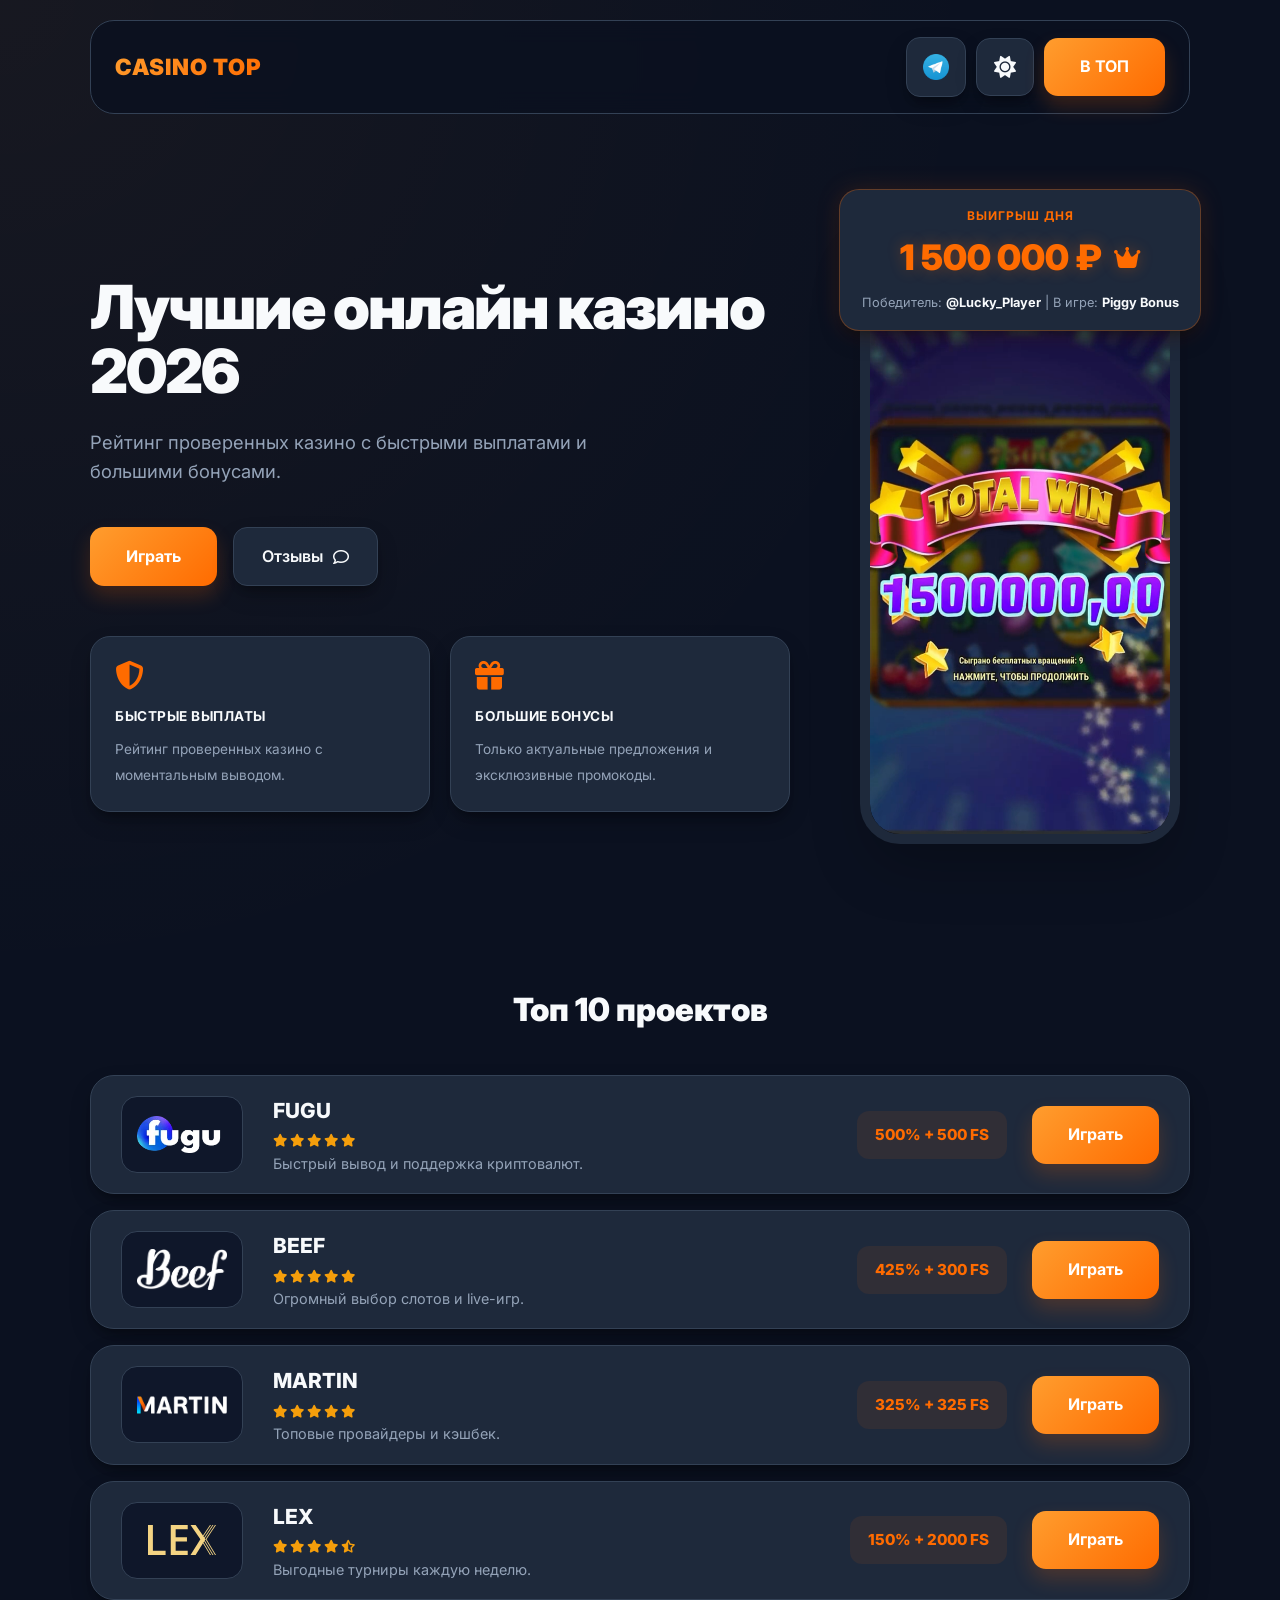
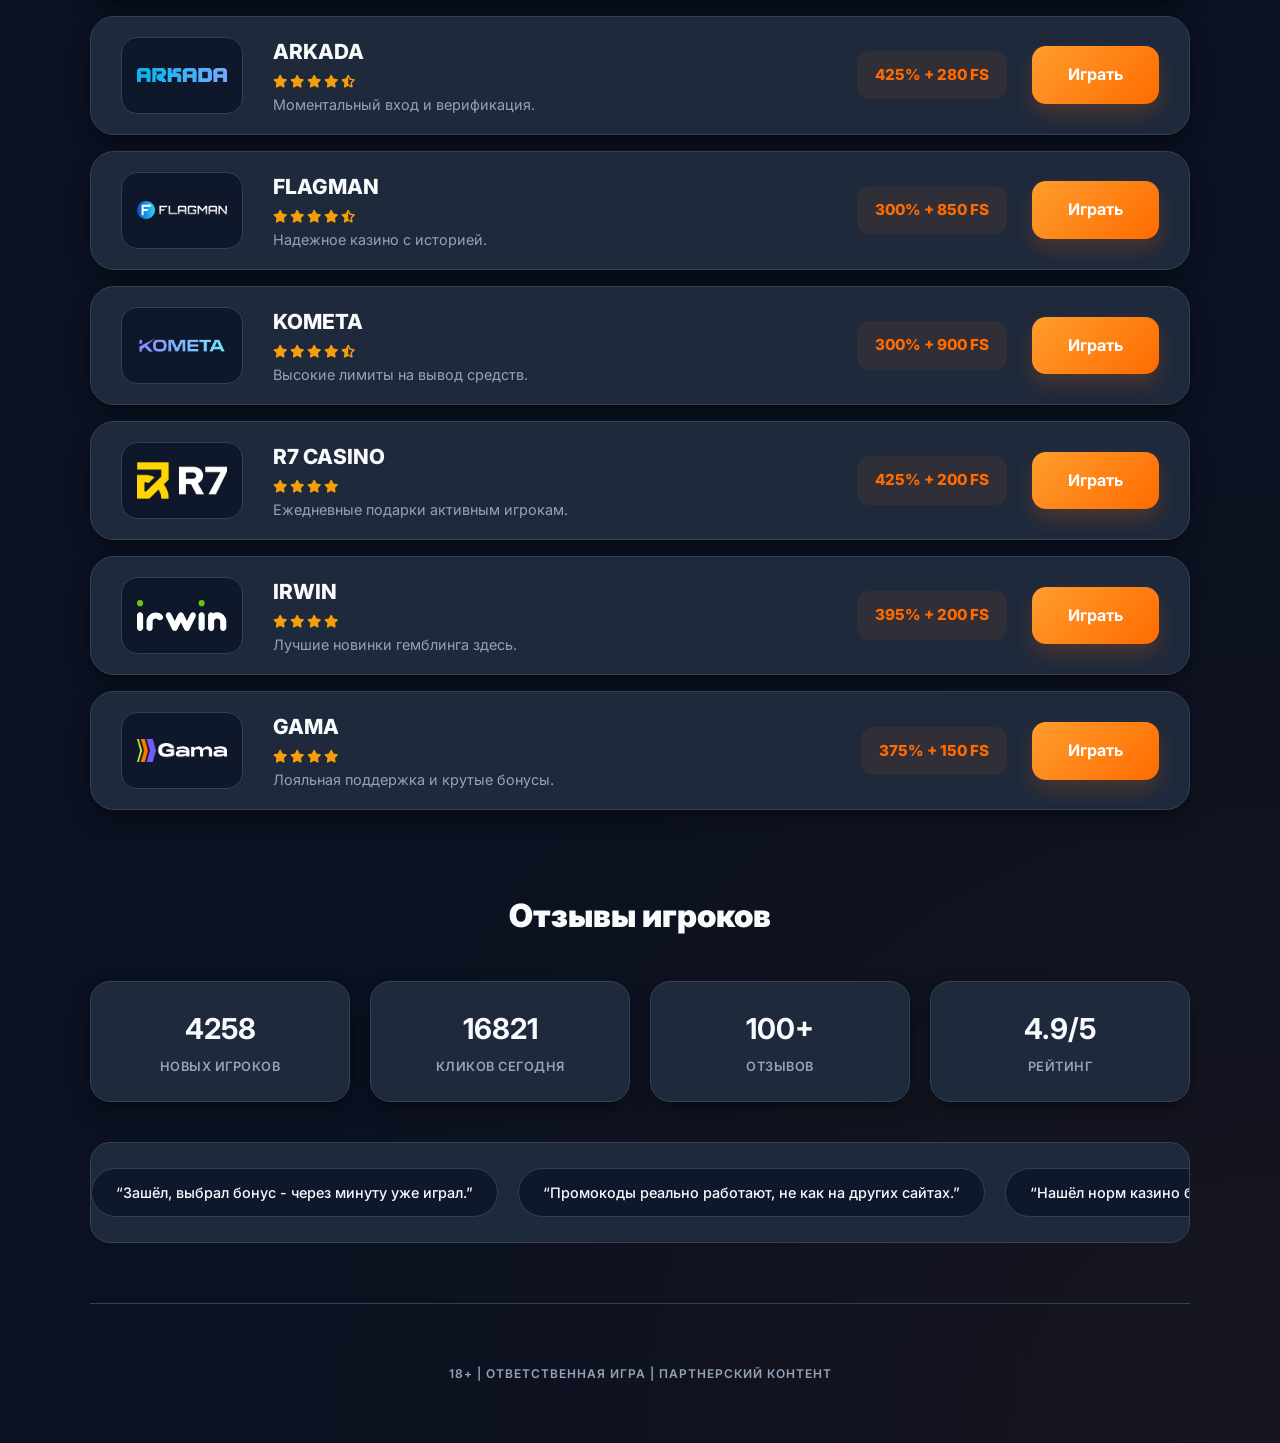
<file: index.html>
<!DOCTYPE html>
<html lang="ru" data-theme="dark">
<head>
  <meta charset="UTF-8" />
  <meta name="viewport" content="width=device-width, initial-scale=1.0"/>
  <title>Casino Top 2026 - Official</title>

  <link rel="preconnect" href="https://fonts.googleapis.com">
  <link href="https://fonts.googleapis.com/css2?family=Inter:wght@400;600;700;900&display=swap" rel="stylesheet">
  <link rel="stylesheet" href="https://cdnjs.cloudflare.com/ajax/libs/font-awesome/6.5.1/css/all.min.css"/>

  <style>
    :root {
      /* Светлая тема (по умолчанию) */
      --bg-main: #f8fafc;
      --card-bg: #ffffff;
      --accent: linear-gradient(135deg, #ff9d2e 0%, #ff6b00 100%);
      --accent-solid: #ff6b00;
      --border: #e2e8f0;
      --text-main: #0f172a;
      --text-muted: #64748b;
      --shadow: 0 10px 25px -5px rgba(0, 0, 0, 0.05), 0 8px 10px -6px rgba(0, 0, 0, 0.05);
      
      --header-bg: rgba(248, 250, 252, 0.8);
      --secondary-bg: #f1f5f9;
      --ticker-bg: #ffffff;
      --btn-outline-hover: #cbd5e1;
    }

    [data-theme="dark"] {
      --bg-main: #0b1120;
      --card-bg: #1e293b;
      --border: #334155;
      --text-main: #f8fafc;
      --text-muted: #94a3b8;
      --shadow: 0 10px 25px -5px rgba(0, 0, 0, 0.3), 0 8px 10px -6px rgba(0, 0, 0, 0.3);
      --header-bg: rgba(11, 17, 32, 0.8);
      --secondary-bg: #0f172a;
      --ticker-bg: #1e293b;
      --btn-outline-hover: #475569;
    }

    body {
      margin: 0;
      font-family: 'Inter', sans-serif;
      background-color: var(--bg-main);
      background-image: 
        radial-gradient(circle at 0% 0%, rgba(255, 157, 46, 0.05) 0%, transparent 30%),
        radial-gradient(circle at 100% 100%, rgba(255, 107, 0, 0.05) 0%, transparent 30%);
      color: var(--text-main);
      line-height: 1.6;
      -webkit-font-smoothing: antialiased;
      transition: background-color 0.3s ease, color 0.3s ease;
    }

    .wrap {
      max-width: 1100px;
      margin: 0 auto;
      padding: 0 24px;
    }

    header {
      display: flex;
      justify-content: space-between;
      align-items: center;
      padding: 16px 24px;
      margin: 20px 0;
      border-radius: 24px;
      border: 1px solid var(--border);
      position: sticky;
      top: 20px;
      z-index: 100;
      backdrop-filter: blur(12px);
      -webkit-backdrop-filter: blur(12px); /* Фикс для iOS Safari */
      background: var(--header-bg);
      transition: background-color 0.3s ease;
    }

    .logo { 
      font-weight: 900; 
      font-size: 1.4rem; 
      letter-spacing: 1px; 
      background: var(--accent);
      -webkit-background-clip: text;
      -webkit-text-fill-color: transparent;
      white-space: nowrap;
    }

    .header-actions {
  display: flex;
  align-items: center;
  gap: 10px;
  flex-shrink: 0;
}

.theme-toggle,
.tg-btn {
  background: var(--card-bg);
  border: 1px solid var(--border);

  width: 58px;
  height: 58px;

  min-width: 58px;
  min-height: 58px;

  padding: 0;

  border-radius: 6px;

  display: flex;
  align-items: center;
  justify-content: center;

  cursor: pointer;
  transition: all 0.3s ease;
  box-shadow: var(--shadow);

  flex-shrink: 0;
}

.theme-toggle i {
  font-size: 22px;
}

.tg-btn img {
  width: 30px;
  height: 30px;
  object-fit: contain;
}

    .theme-toggle {
      background: var(--card-bg);
      border: 1px solid var(--border);
      color: var(--text-main);
      width: 52px;
      height: 52px;
      border-radius: 14px;
      display: flex;
      align-items: center;
      justify-content: center;
      cursor: pointer;
      font-size: 1.2rem;
      transition: all 0.3s ease;
      box-shadow: var(--shadow);
    }

    .theme-toggle:hover {
      background: var(--secondary-bg);
      transform: translateY(-2px);
    }

    .tg-btn {
      background: var(--card-bg);
      border: 1px solid var(--border);
      width: 52px;
      height: 52px;
      border-radius: 14px;
      display: flex;
      align-items: center;
      justify-content: center;
      cursor: pointer;
      transition: all 0.3s ease;
      box-shadow: var(--shadow);
    }

    .tg-btn:hover {
      background: var(--secondary-bg);
      transform: translateY(-2px);
    }

    .tg-btn img {
      width: 26px;
      height: 26px;
      object-fit: contain;
    }

    .hero {
      display: flex;
      align-items: center;
      justify-content: space-between;
      padding: 60px 0;
      gap: 60px;
    }

    .hero-left { flex: 1; }

    .hero-left h1 {
      font-size: 3.8rem;
      font-weight: 900;
      line-height: 1.05;
      margin-bottom: 24px;
      color: var(--text-main);
      letter-spacing: -2px;
    }

    .hero-left p {
      font-size: 1.15rem;
      color: var(--text-muted);
      margin-bottom: 40px;
      max-width: 500px;
    }

    .hero-actions { display: flex; gap: 16px; margin-bottom: 50px; }

    .btn-orange {
      background: var(--accent);
      color: #fff;
      padding: 16px 36px;
      border-radius: 14px;
      font-weight: 700;
      text-decoration: none;
      transition: all 0.3s ease;
      white-space: nowrap;
      box-shadow: 0 10px 20px rgba(255, 107, 0, 0.2);
      display: flex;
      align-items: center;
      justify-content: center;
    }

    .btn-orange:hover {
      transform: translateY(-2px);
      box-shadow: 0 15px 30px rgba(255, 107, 0, 0.3);
      filter: brightness(1.05);
    }

    .btn-outline {
      border: 1px solid var(--border);
      background: var(--card-bg);
      color: var(--text-main);
      padding: 16px 28px;
      border-radius: 14px;
      text-decoration: none;
      display: flex;
      align-items: center;
      gap: 10px;
      font-weight: 600;
      transition: 0.3s;
      box-shadow: var(--shadow);
    }

    .btn-outline:hover {
      background: var(--secondary-bg);
      border-color: var(--btn-outline-hover);
    }

    .hero-features {
      display: flex;
      gap: 20px;
    }
    .feature-card {
      background: var(--card-bg);
      border: 1px solid var(--border);
      padding: 24px;
      border-radius: 20px;
      flex: 1;
      box-shadow: var(--shadow);
      transition: background-color 0.3s ease, border-color 0.3s ease;
    }
    .feature-card i { 
      color: var(--accent-solid);
      font-size: 1.8rem; 
      margin-bottom: 16px; 
      display: block; 
    }
    .feature-card b { display: block; margin-bottom: 8px; text-transform: uppercase; font-size: 0.85rem; color: var(--text-main); letter-spacing: 0.5px; }
    .feature-card span { font-size: 0.85rem; color: var(--text-muted); line-height: 1.5; }

    .hero-right {
      position: relative;
      flex: 0 0 340px;
      display: flex;
      justify-content: center;
      margin-top: 30px;
    }

    .win-card {
      position: absolute;
      top: -35px;
      left: 50%;
      transform: translateX(-50%);
      width: 320px;
      background: var(--card-bg);
      border: 1px solid rgba(255, 107, 0, 0.3);
      border-radius: 20px;
      padding: 16px 20px;
      text-align: center;
      z-index: 10;
      box-shadow: var(--shadow), 0 0 25px rgba(255, 107, 0, 0.15);
      backdrop-filter: blur(10px);
      transition: background-color 0.3s ease;
    }

    .win-card-title {
      font-size: 0.75rem;
      color: var(--accent-solid);
      text-transform: uppercase;
      letter-spacing: 1px;
      font-weight: 700;
      margin-bottom: 4px;
    }

    .win-card-amount {
      font-size: 2.2rem;
      font-weight: 900;
      color: var(--accent-solid);
      margin-bottom: 8px;
      display: flex;
      align-items: center;
      justify-content: center;
      gap: 12px;
      text-shadow: 0 0 15px rgba(255, 107, 0, 0.3);
    }

    .win-card-amount i {
      font-size: 1.5rem;
      color: var(--accent-solid);
    }

    .win-card-info {
      font-size: 0.8rem;
      color: var(--text-muted);
    }

    .win-card-info span {
      font-weight: 700;
      color: var(--text-main);
    }

    .phone-container {
      position: relative;
      width: 300px;
      height: 600px;
      background: #000;
      border: 10px solid #1e293b;
      border-radius: 40px;
      overflow: hidden;
      box-shadow: 0 30px 60px -12px rgba(0,0,0,0.25);
    }

    .phone-container img {
      width: 100%;
      height: 100%;
      object-fit: cover;
    }

    .section-title { 
      font-size: 2rem; 
      font-weight: 900; 
      margin: 80px 0 40px; 
      text-align: center; 
      color: var(--text-main);
    }
    
    .casino-item {
      display: flex;
      align-items: center;
      background: var(--card-bg);
      border: 1px solid var(--border);
      border-radius: 24px;
      padding: 18px 30px;
      margin-bottom: 16px;
      gap: 30px;
      transition: 0.3s ease;
      box-shadow: var(--shadow);
    }

    .casino-item:hover {
      border-color: var(--accent-solid);
      transform: translateY(-3px);
    }

    .casino-logo {
      flex: 0 0 120px;
      height: 75px;
      border-radius: 16px;
      display: flex;
      align-items: center;
      justify-content: center;
      background: #0f172a;
      border: 1px solid var(--border);
    }
    .casino-logo img { max-width: 75%; max-height: 75%; object-fit: contain; }

    .casino-info { flex: 1; }
    .casino-info h3 { margin: 0; font-size: 1.3rem; font-weight: 800; color: var(--text-main); }
    .casino-info p { margin: 4px 0 0; color: var(--text-muted); font-size: 0.9rem; }
    .stars { color: #f59e0b; font-size: 0.8rem; margin-top: 8px; display: flex; gap: 3px; }

    .casino-bonus { 
      display: flex;
      align-items: center;
      gap: 25px; 
    }

    .casino-bonus span { 
      display: inline-block; 
      font-weight: 800; 
      color: var(--accent-solid); 
      background: rgba(255, 107, 0, 0.08);
      padding: 12px 18px;
      border-radius: 12px;
      font-size: 0.95rem;
      white-space: nowrap;
    }

    .metrics { display: grid; grid-template-columns: repeat(4, 1fr); gap: 20px; margin: 40px 0; }
    .m { 
      background: var(--card-bg); 
      padding: 24px; 
      border-radius: 20px; 
      text-align: center; 
      border: 1px solid var(--border); 
      box-shadow: var(--shadow);
    }
    .m b { display: block; font-size: 1.8rem; color: var(--text-main); margin-bottom: 4px; }
    .m div { font-size: 0.8rem; color: var(--text-muted); text-transform: uppercase; font-weight: 600; letter-spacing: 0.5px; }

    .ticker { 
      overflow: hidden; 
      background: var(--ticker-bg); 
      padding: 25px 0; 
      border-radius: 20px; 
      border: 1px solid var(--border); 
    }
    .track { display: flex; gap: 20px; animation: mar 45s linear infinite; width: max-content; }
    .chip { 
      padding: 12px 24px; 
      background: var(--secondary-bg); 
      border: 1px solid var(--border);
      border-radius: 50px; 
      font-size: 0.9rem; 
      font-weight: 500;
      color: var(--text-main);
    }

    @keyframes mar { from { transform: translateX(0); } to { transform: translateX(-50%); } }

    footer {
      text-align: center; 
      padding: 60px 0; 
      color: var(--text-muted); 
      font-size: 0.75rem; 
      border-top: 1px solid var(--border); 
      margin-top: 60px; 
      letter-spacing: 1px;
      font-weight: 600;
    }

    @media (max-width: 900px) {
      .hero { flex-direction: column; text-align: center; padding: 30px 0; }
      .hero-left h1 { font-size: 2.8rem; }
      .hero-left p { margin: 0 auto 30px; }
      .hero-actions { justify-content: center; }
      .hero-features { flex-direction: column; }
      .metrics { grid-template-columns: 1fr 1fr; }
      .casino-item { flex-direction: column; text-align: center; padding: 25px; gap: 20px; }
      .casino-bonus { flex-direction: column; width: 100%; }
      .casino-bonus span { width: 100%; box-sizing: border-box; }
      .btn-orange { width: 100%; box-sizing: border-box; }
      .hero-right { margin-top: 50px; }
      
      /* Изменения для мобильных устройств (убрано залипание, отцентрованы звезды, выровнены лого) */
      header { position: relative; top: auto; } 
      .stars { justify-content: center; }
      .casino-logo { flex: auto; width: 100%; height: 120px; }
    }

    @media (max-width: 600px) {

  header {
    padding: 12px 14px;
  }

  .logo {
    font-size: 1rem;
  }

  .header-actions {
    gap: 6px;
    align-items: center;
  }

  /* TELEGRAM + THEME */
  .theme-toggle,
  .tg-btn {
    width: 58px !important;
    height: 58px !important;
    min-width: 58px;
    min-height: 58px;
    padding: 0;
    border-radius: 8px !important;
    flex-shrink: 0;
  }

  .theme-toggle i {
    font-size: 22px;
  }

  .tg-btn img {
    width: 30px;
    height: 30px;
  }

  /* КНОПКА В ТОП */
  .header-actions .btn-orange {
    height: 58px;
    padding: 0 18px;
    border-radius: 8px;
    font-size: 14px;
    display: flex;
    align-items: center;
    justify-content: center;
  }

}
  </style>
</head>
<body>

<div class="wrap">
  <header>
    <div class="logo">CASINO TOP</div>
    <div class="header-actions">
      <a href="#" class="tg-btn" aria-label="Telegram" target="_blank">
        <img src="img/Telegram_logo.svg.png" alt="Telegram">
      </a>
      <button id="theme-toggle" class="theme-toggle" aria-label="Переключить тему">
        <i class="fa-solid fa-moon"></i>
      </button>
      <a href="#top" class="btn-orange">В ТОП</a>
    </div>
  </header>

  <section class="hero">
    <div class="hero-left">
      <h1>Лучшие онлайн казино 2026</h1>
      <p>Рейтинг проверенных казино с быстрыми выплатами и большими бонусами.</p>
      
      <div class="hero-actions">
        <a href="#top" class="btn-orange">Играть</a>
        <a href="#activity" class="btn-outline">Отзывы <i class="fa-regular fa-comment"></i></a>
      </div>

      <div class="hero-features">
        <div class="feature-card">
          <i class="fa-solid fa-shield-halved"></i>
          <b>Быстрые выплаты</b>
          <span>Рейтинг проверенных казино с моментальным выводом.</span>
        </div>
        <div class="feature-card">
          <i class="fa-solid fa-gift"></i>
          <b>Большие бонусы</b>
          <span>Только актуальные предложения и эксклюзивные промокоды.</span>
        </div>
      </div>
    </div>

    <div class="hero-right">
      <div class="win-card">
        <div class="win-card-title">Выигрыш дня</div>
        <div class="win-card-amount">1 500 000 ₽ <i class="fa-solid fa-crown"></i></div>
        <div class="win-card-info">Победитель: <span>@Lucky_Player</span> | В игре: <span>Piggy Bonus</span></div>
      </div>
      <div class="phone-container">
        <img src="img/pig.png" alt="Win Screen">
      </div>
    </div>
  </section>

  <h2 class="section-title">Топ 10 проектов</h2>
  <section id="top">
    <div class="casino-item">
      <div class="casino-logo"><img src="img/fugu.webp" alt="Fugu"></div>
      <div class="casino-info">
        <h3>FUGU</h3>
        <div class="stars"><i class="fa-solid fa-star"></i><i class="fa-solid fa-star"></i><i class="fa-solid fa-star"></i><i class="fa-solid fa-star"></i><i class="fa-solid fa-star"></i></div>
        <p>Быстрый вывод и поддержка криптовалют.</p>
      </div>
      <div class="casino-bonus">
        <span>500% + 500 FS</span>
        <a href="#" class="btn-orange">Играть</a>
      </div>
    </div>

    <div class="casino-item">
      <div class="casino-logo"><img src="img/beef.png" alt="Beef"></div>
      <div class="casino-info">
        <h3>BEEF</h3>
        <div class="stars"><i class="fa-solid fa-star"></i><i class="fa-solid fa-star"></i><i class="fa-solid fa-star"></i><i class="fa-solid fa-star"></i><i class="fa-solid fa-star"></i></div>
        <p>Огромный выбор слотов и live-игр.</p>
      </div>
      <div class="casino-bonus">
        <span>425% + 300 FS</span>
        <a href="#" class="btn-orange">Играть</a>
      </div>
    </div>

    <div class="casino-item">
      <div class="casino-logo"><img src="img/martin.png" alt="Martin"></div>
      <div class="casino-info">
        <h3>MARTIN</h3>
        <div class="stars"><i class="fa-solid fa-star"></i><i class="fa-solid fa-star"></i><i class="fa-solid fa-star"></i><i class="fa-solid fa-star"></i><i class="fa-solid fa-star"></i></div>
        <p>Топовые провайдеры и кэшбек.</p>
      </div>
      <div class="casino-bonus">
        <span>325% + 325 FS</span>
        <a href="#" class="btn-orange">Играть</a>
      </div>
    </div>

    <div class="casino-item">
        <div class="casino-logo"><img src="img/lex.svg" alt="Lex"></div>
        <div class="casino-info">
          <h3>LEX</h3>
          <div class="stars"><i class="fa-solid fa-star"></i><i class="fa-solid fa-star"></i><i class="fa-solid fa-star"></i><i class="fa-solid fa-star"></i><i class="fa-solid fa-star-half-stroke"></i></div>
          <p>Выгодные турниры каждую неделю.</p>
        </div>
        <div class="casino-bonus">
          <span>150% + 2000 FS</span>
          <a href="#" class="btn-orange">Играть</a>
        </div>
    </div>

    <div class="casino-item">
        <div class="casino-logo"><img src="img/arcada.svg" alt="Arkada"></div>
        <div class="casino-info">
          <h3>ARKADA</h3>
          <div class="stars"><i class="fa-solid fa-star"></i><i class="fa-solid fa-star"></i><i class="fa-solid fa-star"></i><i class="fa-solid fa-star"></i><i class="fa-solid fa-star-half-stroke"></i></div>
          <p>Моментальный вход и верификация.</p>
        </div>
        <div class="casino-bonus">
          <span>425% + 280 FS</span>
          <a href="#" class="btn-orange">Играть</a>
        </div>
    </div>

    <div class="casino-item">
        <div class="casino-logo"><img src="img/flagman.svg" alt="Flagman"></div>
        <div class="casino-info">
          <h3>FLAGMAN</h3>
          <div class="stars"><i class="fa-solid fa-star"></i><i class="fa-solid fa-star"></i><i class="fa-solid fa-star"></i><i class="fa-solid fa-star"></i><i class="fa-solid fa-star-half-stroke"></i></div>
          <p>Надежное казино с историей.</p>
        </div>
        <div class="casino-bonus">
          <span>300% + 850 FS</span>
          <a href="#" class="btn-orange">Играть</a>
        </div>
    </div>

    <div class="casino-item">
        <div class="casino-logo"><img src="img/gradient-horizontal.png" alt="Kometa"></div>
        <div class="casino-info">
          <h3>KOMETA</h3>
          <div class="stars"><i class="fa-solid fa-star"></i><i class="fa-solid fa-star"></i><i class="fa-solid fa-star"></i><i class="fa-solid fa-star"></i><i class="fa-solid fa-star-half-stroke"></i></div>
          <p>Высокие лимиты на вывод средств.</p>
        </div>
        <div class="casino-bonus">
          <span>300% + 900 FS</span>
          <a href="#" class="btn-orange">Играть</a>
        </div>
    </div>

    <div class="casino-item">
        <div class="casino-logo"><img src="img/r7.png" alt="R7"></div>
        <div class="casino-info">
          <h3>R7 CASINO</h3>
          <div class="stars"><i class="fa-solid fa-star"></i><i class="fa-solid fa-star"></i><i class="fa-solid fa-star"></i><i class="fa-solid fa-star"></i></div>
          <p>Ежедневные подарки активным игрокам.</p>
        </div>
        <div class="casino-bonus">
          <span>425% + 200 FS</span>
          <a href="#" class="btn-orange">Играть</a>
        </div>
    </div>

    <div class="casino-item">
        <div class="casino-logo"><img src="img/irwin.svg" alt="Irwin"></div>
        <div class="casino-info">
          <h3>IRWIN</h3>
          <div class="stars"><i class="fa-solid fa-star"></i><i class="fa-solid fa-star"></i><i class="fa-solid fa-star"></i><i class="fa-solid fa-star"></i></div>
          <p>Лучшие новинки гемблинга здесь.</p>
        </div>
        <div class="casino-bonus">
          <span>395% + 200 FS</span>
          <a href="#" class="btn-orange">Играть</a>
        </div>
    </div>

    <div class="casino-item">
        <div class="casino-logo"><img src="img/gama.png" alt="Gama"></div>
        <div class="casino-info">
          <h3>GAMA</h3>
          <div class="stars"><i class="fa-solid fa-star"></i><i class="fa-solid fa-star"></i><i class="fa-solid fa-star"></i><i class="fa-solid fa-star"></i></div>
          <p>Лояльная поддержка и крутые бонусы.</p>
        </div>
        <div class="casino-bonus">
          <span>375% + 150 FS</span>
          <a href="#" class="btn-orange">Играть</a>
        </div>
    </div>
  </section>

  <section id="activity">
    <h2 class="section-title">Отзывы игроков</h2>
    <div class="metrics">
      <div class="m"><b id="m1">4258</b><div>Новых игроков</div></div>
      <div class="m"><b id="m2">16821</b><div>Кликов сегодня</div></div>
      <div class="m"><b id="m3">100+</b><div>Отзывов</div></div>
      <div class="m"><b>4.9/5</b><div>Рейтинг</div></div>
    </div>
    <div class="ticker">
      <div class="track" id="track"></div>
    </div>
  </section>

  <footer>
    18+ | ОТВЕТСТВЕННАЯ ИГРА | ПАРТНЕРСКИЙ КОНТЕНТ
  </footer>
</div>

<script>
const msgs = [
  '“Зашёл, выбрал бонус - через минуту уже играл.”',
  '“Промокоды реально работают, не как на других сайтах.”',
  '“Нашёл норм казино без лишней возни с регистрацией.”',
  '“Выбрал по рейтингу - всё чётко.”',
  '“Фриспины реально дали.”',
  '“Быстро нашёл вариант с криптой, что нужно было.”',
  '“Норм подборка, нет ощущения мусорки.”',
  '“Кнопки сразу ведут куда надо, не надо искать.”',
  '“Нашёл бонус без депозита, всё сработало.”',
  '“Видно, что отбирают казино, а не всё подряд.”'
];

const track = document.getElementById('track');
[...msgs, ...msgs].forEach(text => {
  const chip = document.createElement('div');
  chip.className = 'chip';
  chip.textContent = text;
  track.appendChild(chip);
});

const themeToggleBtn = document.getElementById('theme-toggle');
const themeIcon = themeToggleBtn.querySelector('i');
// Изменено на 'dark' по умолчанию
const currentTheme = localStorage.getItem('theme') || 'dark';

if (currentTheme === 'dark') {
  document.documentElement.setAttribute('data-theme', 'dark');
  themeIcon.classList.replace('fa-moon', 'fa-sun');
} else {
  document.documentElement.setAttribute('data-theme', 'light');
  themeIcon.classList.replace('fa-sun', 'fa-moon');
}

themeToggleBtn.addEventListener('click', () => {
  const isDark = document.documentElement.getAttribute('data-theme') === 'dark';
  
  if (isDark) {
    document.documentElement.setAttribute('data-theme', 'light');
    localStorage.setItem('theme', 'light');
    themeIcon.classList.replace('fa-sun', 'fa-moon');
  } else {
    document.documentElement.setAttribute('data-theme', 'dark');
    localStorage.setItem('theme', 'dark');
    themeIcon.classList.replace('fa-moon', 'fa-sun');
  }
});
</script>

</body>
</html>
</file>
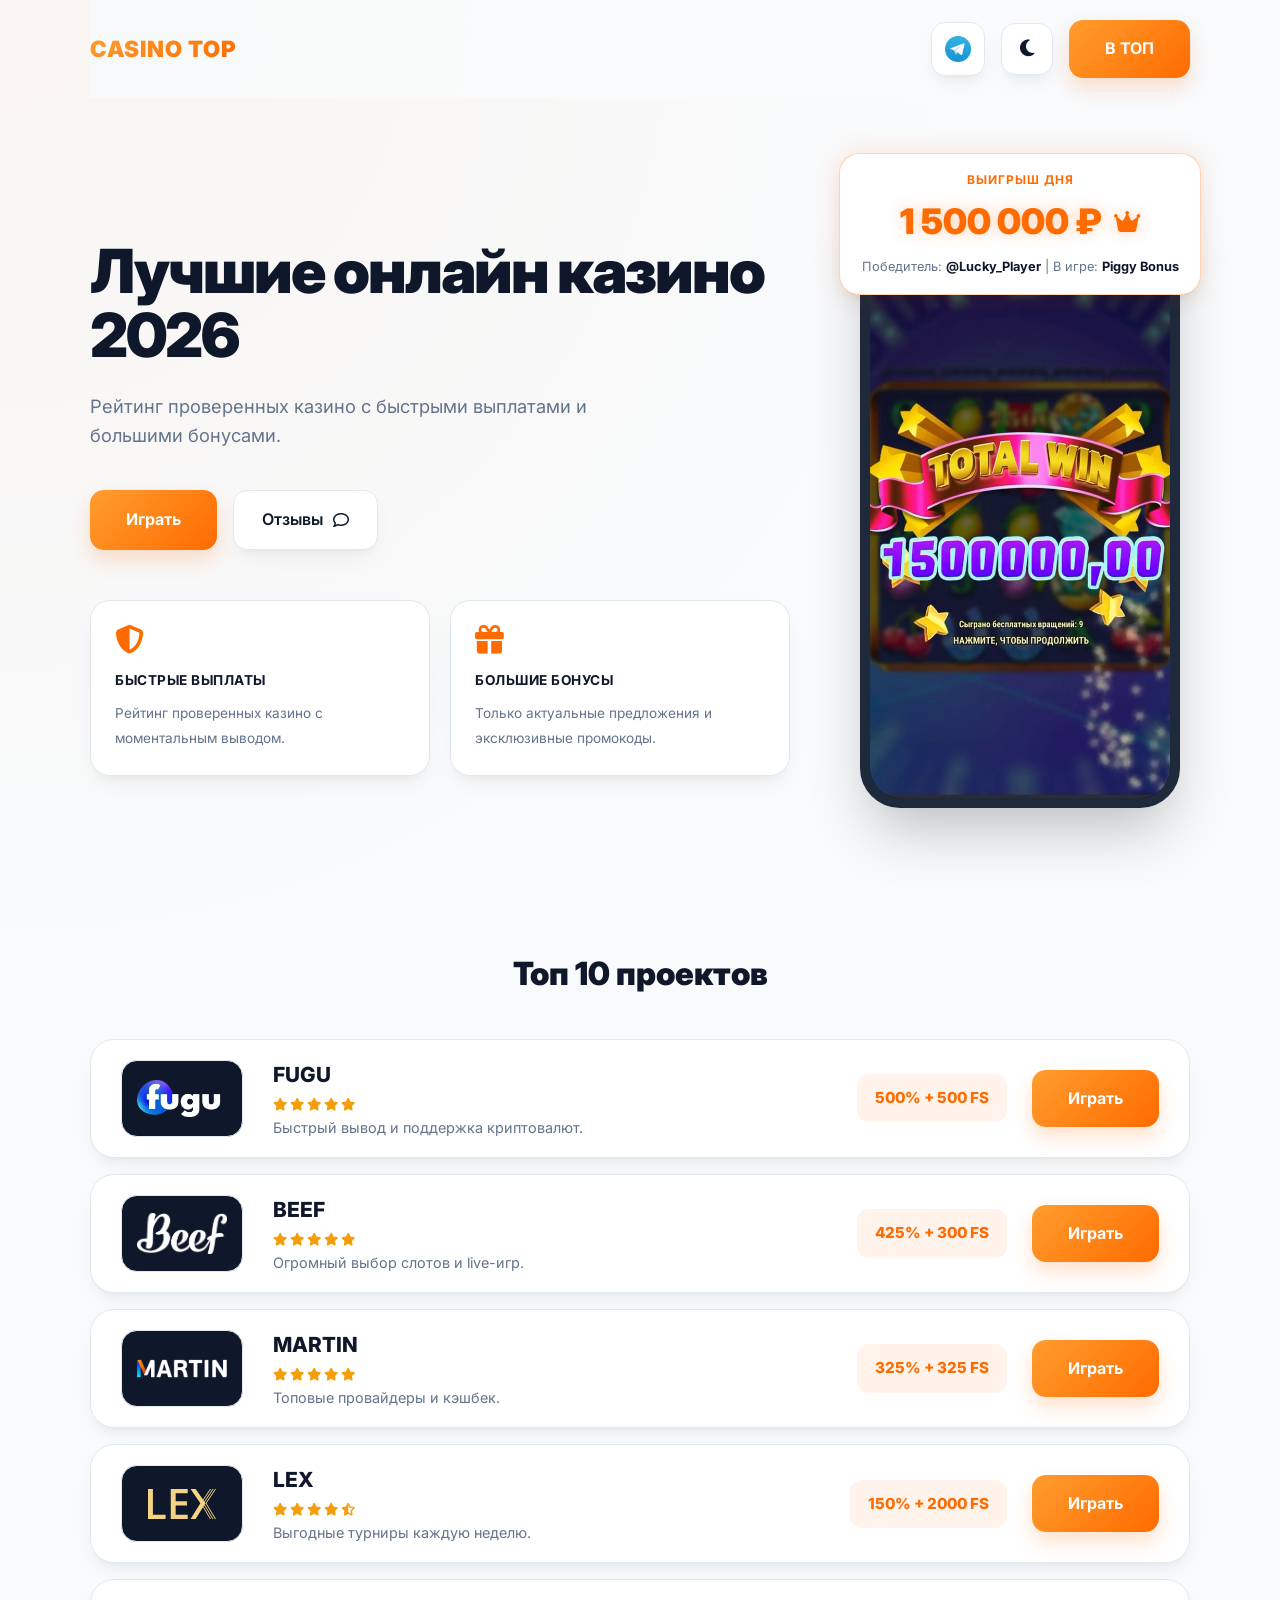
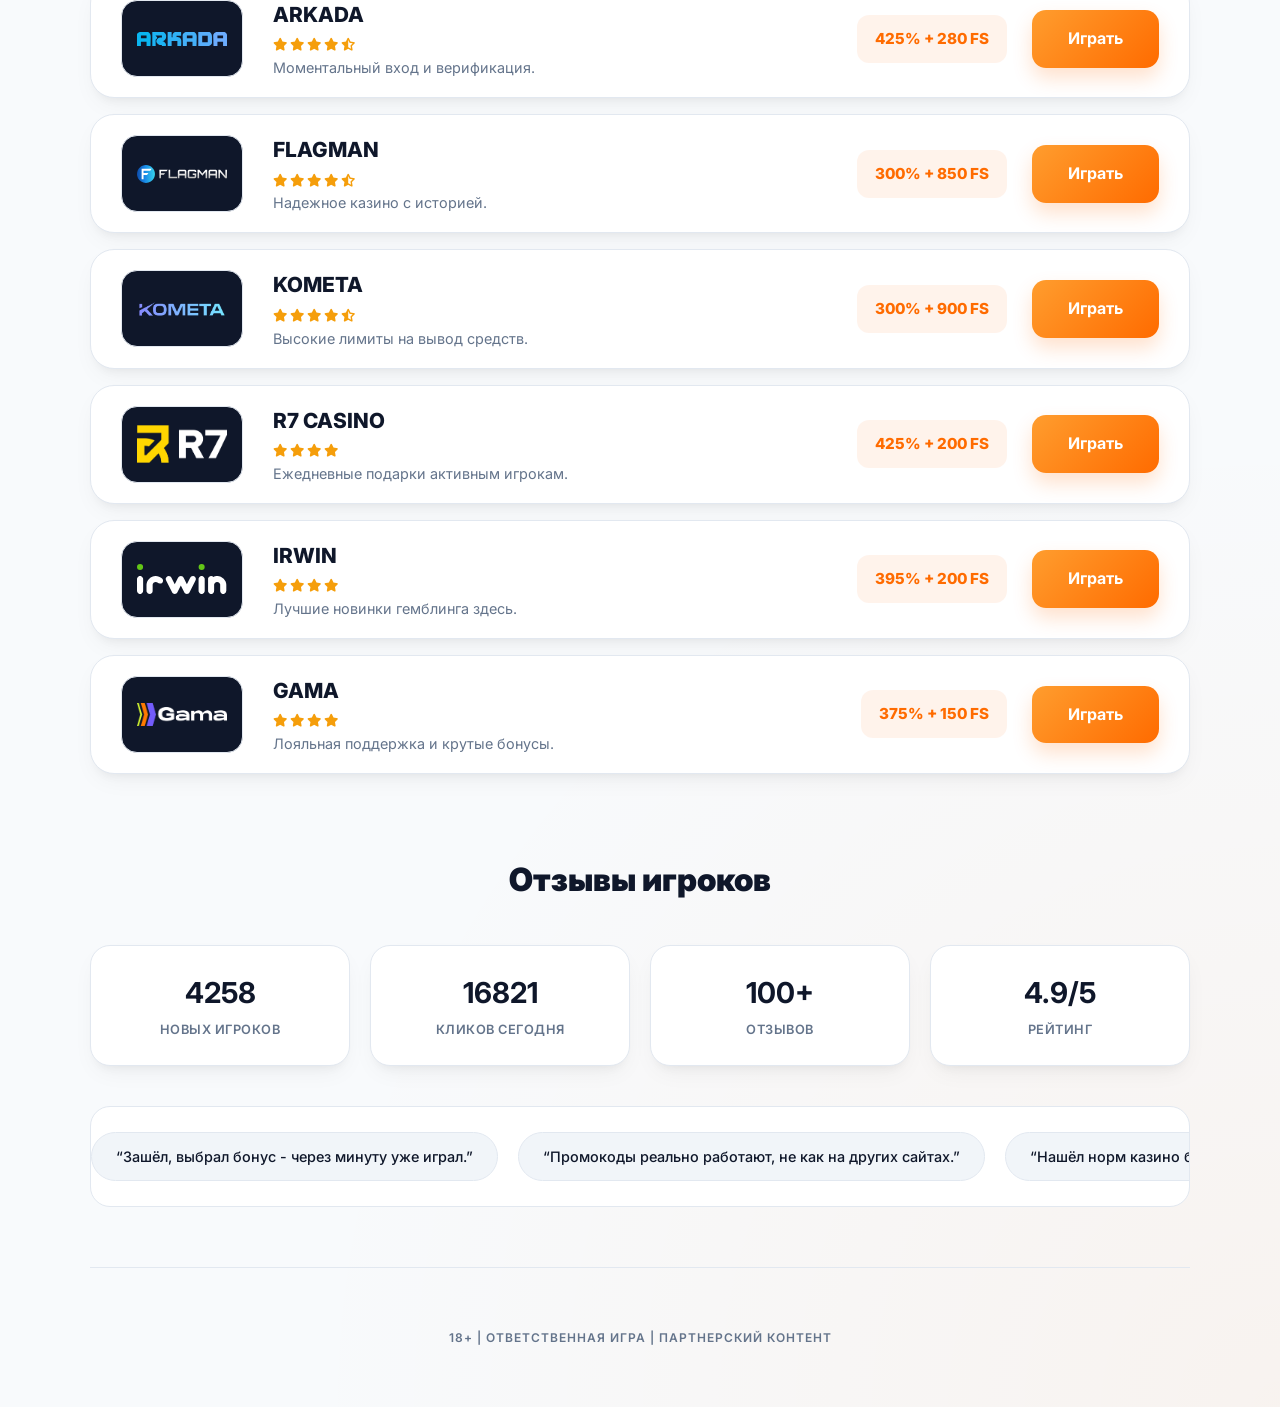
<file: gemini-code-1778470248809.html>
<!DOCTYPE html>
<html lang="ru">
<head>
  <meta charset="UTF-8" />
  <meta name="viewport" content="width=device-width, initial-scale=1.0"/>
  <title>Casino Top 2026 - Official</title>

  <link rel="preconnect" href="https://fonts.googleapis.com">
  <link href="https://fonts.googleapis.com/css2?family=Inter:wght@400;600;700;900&display=swap" rel="stylesheet">
  <link rel="stylesheet" href="https://cdnjs.cloudflare.com/ajax/libs/font-awesome/6.5.1/css/all.min.css"/>

  <style>
    :root {
      /* Светлая тема (по умолчанию) */
      --bg-main: #f8fafc;
      --card-bg: #ffffff;
      --accent: linear-gradient(135deg, #ff9d2e 0%, #ff6b00 100%);
      --accent-solid: #ff6b00;
      --border: #e2e8f0;
      --text-main: #0f172a;
      --text-muted: #64748b;
      --shadow: 0 10px 25px -5px rgba(0, 0, 0, 0.05), 0 8px 10px -6px rgba(0, 0, 0, 0.05);
      
      --header-bg: rgba(248, 250, 252, 0.8);
      --secondary-bg: #f1f5f9;
      --ticker-bg: #ffffff;
      --btn-outline-hover: #cbd5e1;
    }

    [data-theme="dark"] {
      --bg-main: #0b1120;
      --card-bg: #1e293b;
      --border: #334155;
      --text-main: #f8fafc;
      --text-muted: #94a3b8;
      --shadow: 0 10px 25px -5px rgba(0, 0, 0, 0.3), 0 8px 10px -6px rgba(0, 0, 0, 0.3);
      --header-bg: rgba(11, 17, 32, 0.8);
      --secondary-bg: #0f172a;
      --ticker-bg: #1e293b;
      --btn-outline-hover: #475569;
    }

    body {
      margin: 0;
      font-family: 'Inter', sans-serif;
      background-color: var(--bg-main);
      background-image: 
        radial-gradient(circle at 0% 0%, rgba(255, 157, 46, 0.05) 0%, transparent 30%),
        radial-gradient(circle at 100% 100%, rgba(255, 107, 0, 0.05) 0%, transparent 30%);
      color: var(--text-main);
      line-height: 1.6;
      -webkit-font-smoothing: antialiased;
      transition: background-color 0.3s ease, color 0.3s ease;
    }

    .wrap {
      max-width: 1100px;
      margin: 0 auto;
      padding: 0 24px;
    }

    header {
      display: flex;
      justify-content: space-between;
      align-items: center;
      padding: 20px 0;
      position: sticky;
      top: 0;
      z-index: 100;
      backdrop-filter: blur(12px);
      background: var(--header-bg);
      transition: background-color 0.3s ease;
    }

    .logo { 
      font-weight: 900; 
      font-size: 1.4rem; 
      letter-spacing: 1px; 
      background: var(--accent);
      -webkit-background-clip: text;
      -webkit-text-fill-color: transparent;
    }

    .header-actions {
      display: flex;
      align-items: center;
      gap: 16px;
    }

    .theme-toggle {
      background: var(--card-bg);
      border: 1px solid var(--border);
      color: var(--text-main);
      width: 52px;
      height: 52px;
      border-radius: 14px;
      display: flex;
      align-items: center;
      justify-content: center;
      cursor: pointer;
      font-size: 1.2rem;
      transition: all 0.3s ease;
      box-shadow: var(--shadow);
    }

    .theme-toggle:hover {
      background: var(--secondary-bg);
      transform: translateY(-2px);
    }

    .tg-btn {
      background: var(--card-bg);
      border: 1px solid var(--border);
      width: 52px;
      height: 52px;
      border-radius: 14px;
      display: flex;
      align-items: center;
      justify-content: center;
      cursor: pointer;
      transition: all 0.3s ease;
      box-shadow: var(--shadow);
    }

    .tg-btn:hover {
      background: var(--secondary-bg);
      transform: translateY(-2px);
    }

    .tg-btn img {
      width: 26px;
      height: 26px;
      object-fit: contain;
    }

    .hero {
      display: flex;
      align-items: center;
      justify-content: space-between;
      padding: 60px 0;
      gap: 60px;
    }

    .hero-left { flex: 1; }

    .hero-left h1 {
      font-size: 3.8rem;
      font-weight: 900;
      line-height: 1.05;
      margin-bottom: 24px;
      color: var(--text-main);
      letter-spacing: -2px;
    }

    .hero-left p {
      font-size: 1.15rem;
      color: var(--text-muted);
      margin-bottom: 40px;
      max-width: 500px;
    }

    .hero-actions { display: flex; gap: 16px; margin-bottom: 50px; }

    .btn-orange {
      background: var(--accent);
      color: #fff;
      padding: 16px 36px;
      border-radius: 14px;
      font-weight: 700;
      text-decoration: none;
      transition: all 0.3s ease;
      white-space: nowrap;
      box-shadow: 0 10px 20px rgba(255, 107, 0, 0.2);
      display: flex;
      align-items: center;
      justify-content: center;
    }

    .btn-orange:hover {
      transform: translateY(-2px);
      box-shadow: 0 15px 30px rgba(255, 107, 0, 0.3);
      filter: brightness(1.05);
    }

    .btn-outline {
      border: 1px solid var(--border);
      background: var(--card-bg);
      color: var(--text-main);
      padding: 16px 28px;
      border-radius: 14px;
      text-decoration: none;
      display: flex;
      align-items: center;
      gap: 10px;
      font-weight: 600;
      transition: 0.3s;
      box-shadow: var(--shadow);
    }

    .btn-outline:hover {
      background: var(--secondary-bg);
      border-color: var(--btn-outline-hover);
    }

    .hero-features {
      display: flex;
      gap: 20px;
    }
    .feature-card {
      background: var(--card-bg);
      border: 1px solid var(--border);
      padding: 24px;
      border-radius: 20px;
      flex: 1;
      box-shadow: var(--shadow);
      transition: background-color 0.3s ease, border-color 0.3s ease;
    }
    .feature-card i { 
      color: var(--accent-solid);
      font-size: 1.8rem; 
      margin-bottom: 16px; 
      display: block; 
    }
    .feature-card b { display: block; margin-bottom: 8px; text-transform: uppercase; font-size: 0.85rem; color: var(--text-main); letter-spacing: 0.5px; }
    .feature-card span { font-size: 0.85rem; color: var(--text-muted); line-height: 1.5; }

    .hero-right {
      position: relative;
      flex: 0 0 340px;
      display: flex;
      justify-content: center;
      margin-top: 30px;
    }

    .win-card {
      position: absolute;
      top: -35px;
      left: 50%;
      transform: translateX(-50%);
      width: 320px;
      background: var(--card-bg);
      border: 1px solid rgba(255, 107, 0, 0.3);
      border-radius: 20px;
      padding: 16px 20px;
      text-align: center;
      z-index: 10;
      box-shadow: var(--shadow), 0 0 25px rgba(255, 107, 0, 0.15);
      backdrop-filter: blur(10px);
      transition: background-color 0.3s ease;
    }

    .win-card-title {
      font-size: 0.75rem;
      color: var(--accent-solid);
      text-transform: uppercase;
      letter-spacing: 1px;
      font-weight: 700;
      margin-bottom: 4px;
    }

    .win-card-amount {
      font-size: 2.2rem;
      font-weight: 900;
      color: var(--accent-solid);
      margin-bottom: 8px;
      display: flex;
      align-items: center;
      justify-content: center;
      gap: 12px;
      text-shadow: 0 0 15px rgba(255, 107, 0, 0.3);
    }

    .win-card-amount i {
      font-size: 1.5rem;
      color: var(--accent-solid);
    }

    .win-card-info {
      font-size: 0.8rem;
      color: var(--text-muted);
    }

    .win-card-info span {
      font-weight: 700;
      color: var(--text-main);
    }

    .phone-container {
      position: relative;
      width: 300px;
      height: 600px;
      background: #000;
      border: 10px solid #1e293b;
      border-radius: 40px;
      overflow: hidden;
      box-shadow: 0 30px 60px -12px rgba(0,0,0,0.25);
    }

    .phone-container img {
      width: 100%;
      height: 100%;
      object-fit: cover;
    }

    .section-title { 
      font-size: 2rem; 
      font-weight: 900; 
      margin: 80px 0 40px; 
      text-align: center; 
      color: var(--text-main);
    }
    
    .casino-item {
      display: flex;
      align-items: center;
      background: var(--card-bg);
      border: 1px solid var(--border);
      border-radius: 24px;
      padding: 18px 30px;
      margin-bottom: 16px;
      gap: 30px;
      transition: 0.3s ease;
      box-shadow: var(--shadow);
    }

    .casino-item:hover {
      border-color: var(--accent-solid);
      transform: translateY(-3px);
    }

    .casino-logo {
      flex: 0 0 120px;
      height: 75px;
      border-radius: 16px;
      display: flex;
      align-items: center;
      justify-content: center;
      background: #0f172a;
      border: 1px solid var(--border);
    }
    .casino-logo img { max-width: 75%; max-height: 75%; object-fit: contain; }

    .casino-info { flex: 1; }
    .casino-info h3 { margin: 0; font-size: 1.3rem; font-weight: 800; color: var(--text-main); }
    .casino-info p { margin: 4px 0 0; color: var(--text-muted); font-size: 0.9rem; }
    .stars { color: #f59e0b; font-size: 0.8rem; margin-top: 8px; display: flex; gap: 3px; }

    .casino-bonus { 
      display: flex;
      align-items: center;
      gap: 25px; 
    }

    .casino-bonus span { 
      display: inline-block; 
      font-weight: 800; 
      color: var(--accent-solid); 
      background: rgba(255, 107, 0, 0.08);
      padding: 12px 18px;
      border-radius: 12px;
      font-size: 0.95rem;
      white-space: nowrap;
    }

    .metrics { display: grid; grid-template-columns: repeat(4, 1fr); gap: 20px; margin: 40px 0; }
    .m { 
      background: var(--card-bg); 
      padding: 24px; 
      border-radius: 20px; 
      text-align: center; 
      border: 1px solid var(--border); 
      box-shadow: var(--shadow);
    }
    .m b { display: block; font-size: 1.8rem; color: var(--text-main); margin-bottom: 4px; }
    .m div { font-size: 0.8rem; color: var(--text-muted); text-transform: uppercase; font-weight: 600; letter-spacing: 0.5px; }

    .ticker { 
      overflow: hidden; 
      background: var(--ticker-bg); 
      padding: 25px 0; 
      border-radius: 20px; 
      border: 1px solid var(--border); 
    }
    .track { display: flex; gap: 20px; animation: mar 45s linear infinite; width: max-content; }
    .chip { 
      padding: 12px 24px; 
      background: var(--secondary-bg); 
      border: 1px solid var(--border);
      border-radius: 50px; 
      font-size: 0.9rem; 
      font-weight: 500;
      color: var(--text-main);
    }

    @keyframes mar { from { transform: translateX(0); } to { transform: translateX(-50%); } }

    footer {
      text-align: center; 
      padding: 60px 0; 
      color: var(--text-muted); 
      font-size: 0.75rem; 
      border-top: 1px solid var(--border); 
      margin-top: 60px; 
      letter-spacing: 1px;
      font-weight: 600;
    }

    @media (max-width: 900px) {
      .hero { flex-direction: column; text-align: center; padding: 30px 0; }
      .hero-left h1 { font-size: 2.8rem; }
      .hero-left p { margin: 0 auto 30px; }
      .hero-actions { justify-content: center; }
      .hero-features { flex-direction: column; }
      .metrics { grid-template-columns: 1fr 1fr; }
      .casino-item { flex-direction: column; text-align: center; padding: 25px; gap: 20px; }
      .casino-bonus { flex-direction: column; width: 100%; }
      .casino-bonus span { width: 100%; box-sizing: border-box; }
      .btn-orange { width: 100%; box-sizing: border-box; }
      .hero-right { margin-top: 50px; }
    }
  </style>
</head>
<body>

<div class="wrap">
  <header>
    <div class="logo">CASINO TOP</div>
    <div class="header-actions">
      <a href="#" class="tg-btn" aria-label="Telegram" target="_blank">
        <img src="img/Telegram_logo.svg.png" alt="Telegram">
      </a>
      <button id="theme-toggle" class="theme-toggle" aria-label="Переключить тему">
        <i class="fa-solid fa-moon"></i>
      </button>
      <a href="#top" class="btn-orange">В ТОП</a>
    </div>
  </header>

  <section class="hero">
    <div class="hero-left">
      <h1>Лучшие онлайн казино 2026</h1>
      <p>Рейтинг проверенных казино с быстрыми выплатами и большими бонусами.</p>
      
      <div class="hero-actions">
        <a href="#top" class="btn-orange">Играть</a>
        <a href="#activity" class="btn-outline">Отзывы <i class="fa-regular fa-comment"></i></a>
      </div>

      <div class="hero-features">
        <div class="feature-card">
          <i class="fa-solid fa-shield-halved"></i>
          <b>Быстрые выплаты</b>
          <span>Рейтинг проверенных казино с моментальным выводом.</span>
        </div>
        <div class="feature-card">
          <i class="fa-solid fa-gift"></i>
          <b>Большие бонусы</b>
          <span>Только актуальные предложения и эксклюзивные промокоды.</span>
        </div>
      </div>
    </div>

    <div class="hero-right">
      <div class="win-card">
        <div class="win-card-title">Выигрыш дня</div>
        <div class="win-card-amount">1 500 000 ₽ <i class="fa-solid fa-crown"></i></div>
        <div class="win-card-info">Победитель: <span>@Lucky_Player</span> | В игре: <span>Piggy Bonus</span></div>
      </div>
      <div class="phone-container">
        <img src="img/pig.png" alt="Win Screen">
      </div>
    </div>
  </section>

  <h2 class="section-title">Топ 10 проектов</h2>
  <section id="top">
    <div class="casino-item">
      <div class="casino-logo"><img src="img/fugu.webp" alt="Fugu"></div>
      <div class="casino-info">
        <h3>FUGU</h3>
        <div class="stars"><i class="fa-solid fa-star"></i><i class="fa-solid fa-star"></i><i class="fa-solid fa-star"></i><i class="fa-solid fa-star"></i><i class="fa-solid fa-star"></i></div>
        <p>Быстрый вывод и поддержка криптовалют.</p>
      </div>
      <div class="casino-bonus">
        <span>500% + 500 FS</span>
        <a href="#" class="btn-orange">Играть</a>
      </div>
    </div>

    <div class="casino-item">
      <div class="casino-logo"><img src="img/beef.png" alt="Beef"></div>
      <div class="casino-info">
        <h3>BEEF</h3>
        <div class="stars"><i class="fa-solid fa-star"></i><i class="fa-solid fa-star"></i><i class="fa-solid fa-star"></i><i class="fa-solid fa-star"></i><i class="fa-solid fa-star"></i></div>
        <p>Огромный выбор слотов и live-игр.</p>
      </div>
      <div class="casino-bonus">
        <span>425% + 300 FS</span>
        <a href="#" class="btn-orange">Играть</a>
      </div>
    </div>

    <div class="casino-item">
      <div class="casino-logo"><img src="img/martin.png" alt="Martin"></div>
      <div class="casino-info">
        <h3>MARTIN</h3>
        <div class="stars"><i class="fa-solid fa-star"></i><i class="fa-solid fa-star"></i><i class="fa-solid fa-star"></i><i class="fa-solid fa-star"></i><i class="fa-solid fa-star"></i></div>
        <p>Топовые провайдеры и кэшбек.</p>
      </div>
      <div class="casino-bonus">
        <span>325% + 325 FS</span>
        <a href="#" class="btn-orange">Играть</a>
      </div>
    </div>

    <div class="casino-item">
        <div class="casino-logo"><img src="img/lex.svg" alt="Lex"></div>
        <div class="casino-info">
          <h3>LEX</h3>
          <div class="stars"><i class="fa-solid fa-star"></i><i class="fa-solid fa-star"></i><i class="fa-solid fa-star"></i><i class="fa-solid fa-star"></i><i class="fa-solid fa-star-half-stroke"></i></div>
          <p>Выгодные турниры каждую неделю.</p>
        </div>
        <div class="casino-bonus">
          <span>150% + 2000 FS</span>
          <a href="#" class="btn-orange">Играть</a>
        </div>
    </div>

    <div class="casino-item">
        <div class="casino-logo"><img src="img/arcada.svg" alt="Arkada"></div>
        <div class="casino-info">
          <h3>ARKADA</h3>
          <div class="stars"><i class="fa-solid fa-star"></i><i class="fa-solid fa-star"></i><i class="fa-solid fa-star"></i><i class="fa-solid fa-star"></i><i class="fa-solid fa-star-half-stroke"></i></div>
          <p>Моментальный вход и верификация.</p>
        </div>
        <div class="casino-bonus">
          <span>425% + 280 FS</span>
          <a href="#" class="btn-orange">Играть</a>
        </div>
    </div>

    <div class="casino-item">
        <div class="casino-logo"><img src="img/flagman.svg" alt="Flagman"></div>
        <div class="casino-info">
          <h3>FLAGMAN</h3>
          <div class="stars"><i class="fa-solid fa-star"></i><i class="fa-solid fa-star"></i><i class="fa-solid fa-star"></i><i class="fa-solid fa-star"></i><i class="fa-solid fa-star-half-stroke"></i></div>
          <p>Надежное казино с историей.</p>
        </div>
        <div class="casino-bonus">
          <span>300% + 850 FS</span>
          <a href="#" class="btn-orange">Играть</a>
        </div>
    </div>

    <div class="casino-item">
        <div class="casino-logo"><img src="img/gradient-horizontal.png" alt="Kometa"></div>
        <div class="casino-info">
          <h3>KOMETA</h3>
          <div class="stars"><i class="fa-solid fa-star"></i><i class="fa-solid fa-star"></i><i class="fa-solid fa-star"></i><i class="fa-solid fa-star"></i><i class="fa-solid fa-star-half-stroke"></i></div>
          <p>Высокие лимиты на вывод средств.</p>
        </div>
        <div class="casino-bonus">
          <span>300% + 900 FS</span>
          <a href="#" class="btn-orange">Играть</a>
        </div>
    </div>

    <div class="casino-item">
        <div class="casino-logo"><img src="img/r7.png" alt="R7"></div>
        <div class="casino-info">
          <h3>R7 CASINO</h3>
          <div class="stars"><i class="fa-solid fa-star"></i><i class="fa-solid fa-star"></i><i class="fa-solid fa-star"></i><i class="fa-solid fa-star"></i></div>
          <p>Ежедневные подарки активным игрокам.</p>
        </div>
        <div class="casino-bonus">
          <span>425% + 200 FS</span>
          <a href="#" class="btn-orange">Играть</a>
        </div>
    </div>

    <div class="casino-item">
        <div class="casino-logo"><img src="img/irwin.svg" alt="Irwin"></div>
        <div class="casino-info">
          <h3>IRWIN</h3>
          <div class="stars"><i class="fa-solid fa-star"></i><i class="fa-solid fa-star"></i><i class="fa-solid fa-star"></i><i class="fa-solid fa-star"></i></div>
          <p>Лучшие новинки гемблинга здесь.</p>
        </div>
        <div class="casino-bonus">
          <span>395% + 200 FS</span>
          <a href="#" class="btn-orange">Играть</a>
        </div>
    </div>

    <div class="casino-item">
        <div class="casino-logo"><img src="img/gama.png" alt="Gama"></div>
        <div class="casino-info">
          <h3>GAMA</h3>
          <div class="stars"><i class="fa-solid fa-star"></i><i class="fa-solid fa-star"></i><i class="fa-solid fa-star"></i><i class="fa-solid fa-star"></i></div>
          <p>Лояльная поддержка и крутые бонусы.</p>
        </div>
        <div class="casino-bonus">
          <span>375% + 150 FS</span>
          <a href="#" class="btn-orange">Играть</a>
        </div>
    </div>
  </section>

  <section id="activity">
    <h2 class="section-title">Отзывы игроков</h2>
    <div class="metrics">
      <div class="m"><b id="m1">4258</b><div>Новых игроков</div></div>
      <div class="m"><b id="m2">16821</b><div>Кликов сегодня</div></div>
      <div class="m"><b id="m3">100+</b><div>Отзывов</div></div>
      <div class="m"><b>4.9/5</b><div>Рейтинг</div></div>
    </div>
    <div class="ticker">
      <div class="track" id="track"></div>
    </div>
  </section>

  <footer>
    18+ | ОТВЕТСТВЕННАЯ ИГРА | ПАРТНЕРСКИЙ КОНТЕНТ
  </footer>
</div>

<script>
const msgs = [
  '“Зашёл, выбрал бонус - через минуту уже играл.”',
  '“Промокоды реально работают, не как на других сайтах.”',
  '“Нашёл норм казино без лишней возни с регистрацией.”',
  '“Выбрал по рейтингу - всё чётко.”',
  '“Фриспины реально дали.”',
  '“Быстро нашёл вариант с криптой, что нужно было.”',
  '“Норм подборка, нет ощущения мусорки.”',
  '“Кнопки сразу ведут куда надо, не надо искать.”',
  '“Нашёл бонус без депозита, всё сработало.”',
  '“Видно, что отбирают казино, а не всё подряд.”'
];

const track = document.getElementById('track');
[...msgs, ...msgs].forEach(text => {
  const chip = document.createElement('div');
  chip.className = 'chip';
  chip.textContent = text;
  track.appendChild(chip);
});

const themeToggleBtn = document.getElementById('theme-toggle');
const themeIcon = themeToggleBtn.querySelector('i');
const currentTheme = localStorage.getItem('theme') || 'light';

if (currentTheme === 'dark') {
  document.documentElement.setAttribute('data-theme', 'dark');
  themeIcon.classList.replace('fa-moon', 'fa-sun');
}

themeToggleBtn.addEventListener('click', () => {
  const isDark = document.documentElement.getAttribute('data-theme') === 'dark';
  
  if (isDark) {
    document.documentElement.setAttribute('data-theme', 'light');
    localStorage.setItem('theme', 'light');
    themeIcon.classList.replace('fa-sun', 'fa-moon');
  } else {
    document.documentElement.setAttribute('data-theme', 'dark');
    localStorage.setItem('theme', 'dark');
    themeIcon.classList.replace('fa-moon', 'fa-sun');
  }
});
</script>

</body>
</html>
</file>
